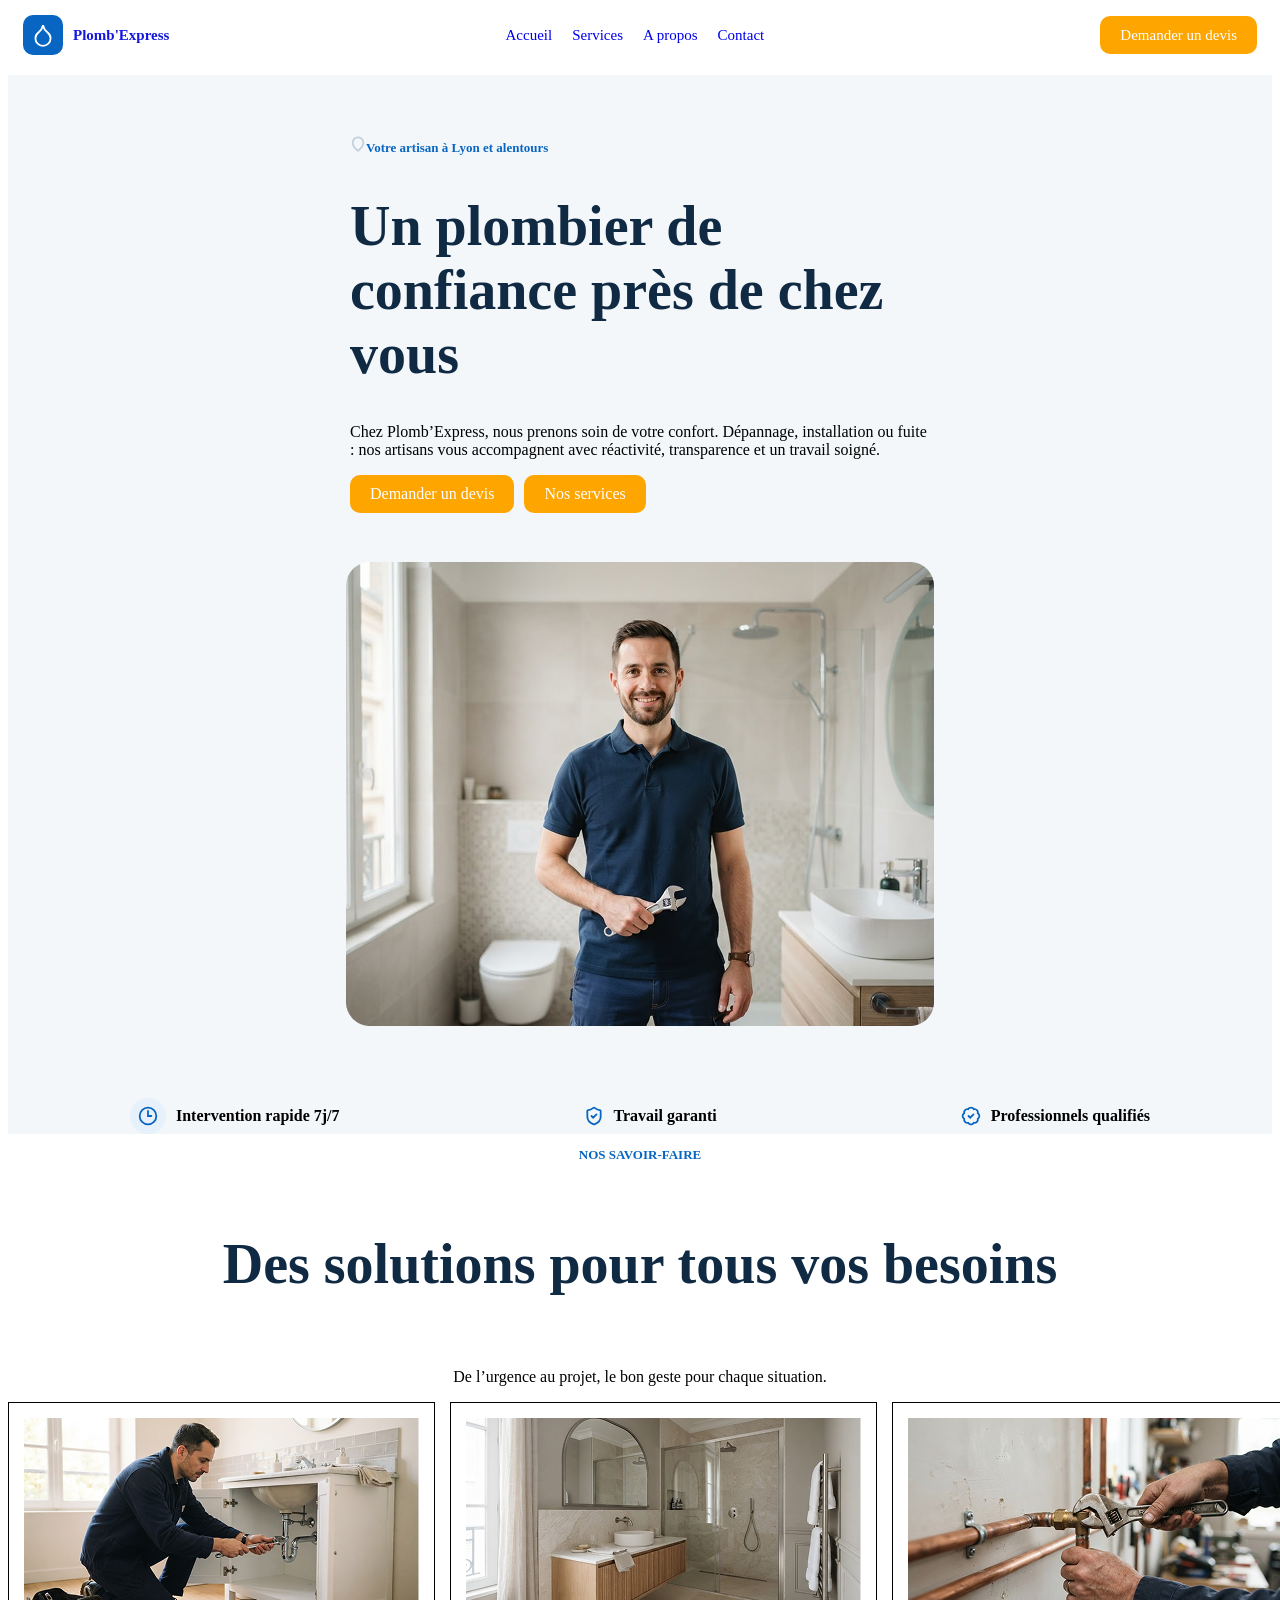
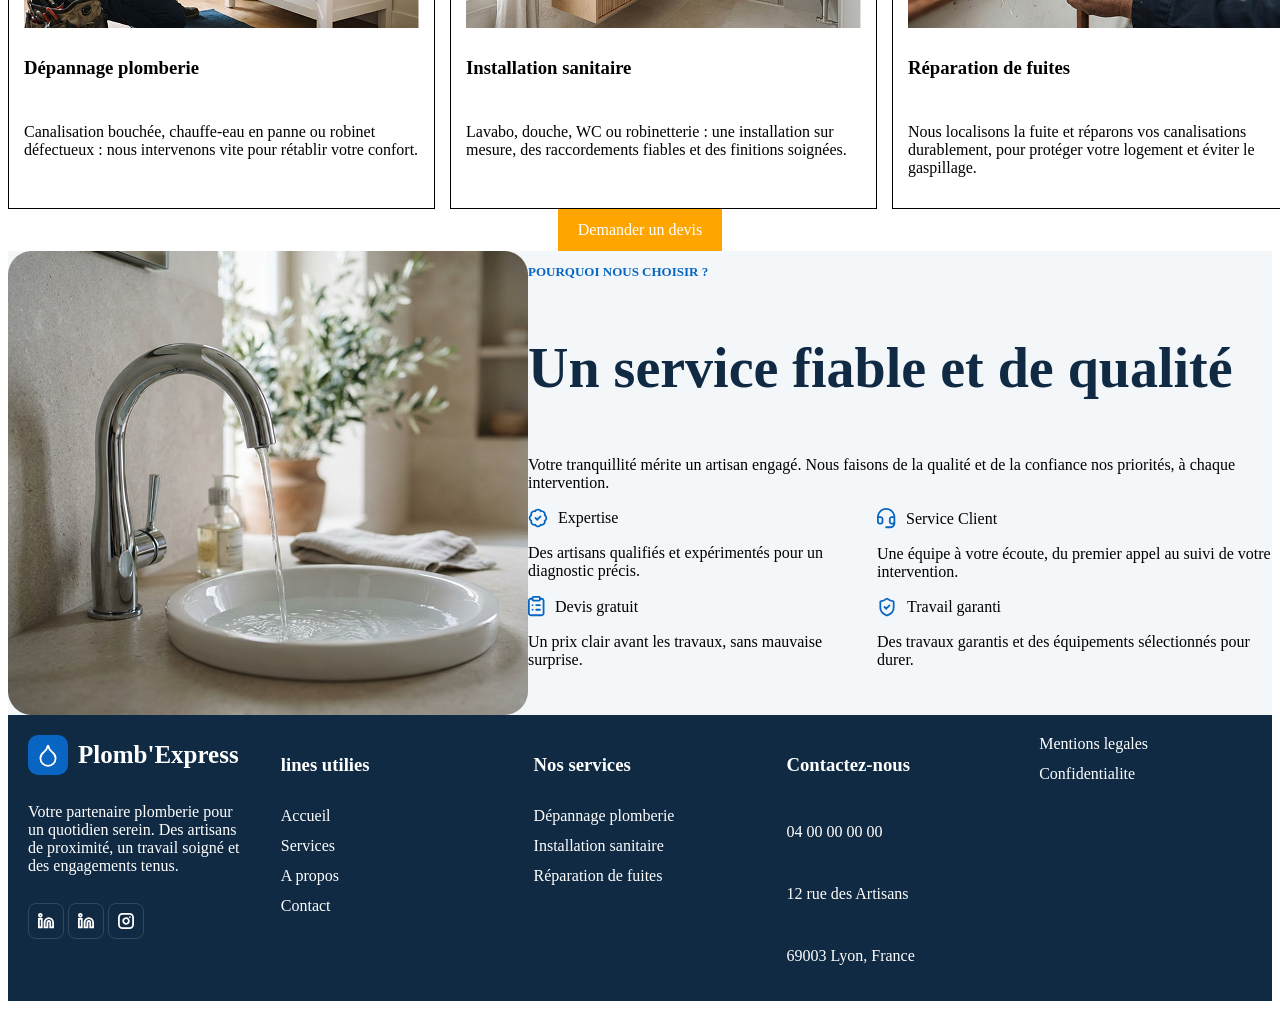
<file: index.html>
<!DOCTYPE html>
<html lang="en">
<head>
    <meta charset="UTF-8">
    <meta name="viewport" content="width=device-width, initial-scale=1.0">
    <title>Plomb express</title>
    <link rel="stylesheet" href="css/style.css">
</head>
<body>
    <!-- NAV BAR--------------------------------------------------------->
    <nav class="nav-bar">
        <div class="main-logo">
            <a class="main-logo" href="index.html"><img src="assets/logo/Emblème.svg">Plomb'Express</a>
            
        </div>
        <div class="nav-menu">
            <a href="index.html">Accueil</a>
            <a href="Services.html">Services</a>
            <a href="apropos.html">A propos</a>
            <a href="Contact.html">Contact</a>
        </div>

        <div class="nav-button">
            <a href="#">Demander un devis</a>
        </div>
    </nav>
<!------------------------HERO------------------------------->
<hero >
    <div class="hero-body">
        <div class="hero-content">
                    <div class="content">
                        <p class="small-text"><img src="assets/symboles/map-pin.svg">Votre artisan à Lyon et alentours</p>
                    <h1 class="h-text">Un plombier de confiance près de  chez vous</h1>
                    <p> Chez Plomb’Express, nous prenons soin de votre confort. Dépannage, installation ou fuite : nos artisans vous accompagnent avec réactivité, transparence et un travail soigné. </p>
                        <div class="buttonn">
                        <div class="nav-button"><a href="Contact.html">Demander un devis</a></div>
                        <div class="nav-button"><a href="Services.html">Nos services</a></div>
                        </div>
                    </div>
        <a><img src="assets/image/Portrait-du-plombier.png"></a>
        </div>
<!----------------------------engagement----------------------------------->
        <div class="engagement">
           <a><img src="assets/symboles/Symbole.svg">Intervention rapide 7j/7</a>
           <a><img src="assets/symboles/shield-check.svg">Travail garanti</a>
           <a><img src="assets/symboles/badge-check.svg">Professionnels qualifiés</a>
        </div>
    </div>
</hero>
    

<!---------------------------------Services-------------------------------->
<div class="services-hero">

    <div class="services-text">
        <p class="small-text">NOS SAVOIR-FAIRE</p>
        <p class="h-text">Des solutions pour tous vos besoins</p>
        <p>De l’urgence au projet, le bon geste pour chaque situation.</p>
    </div>

    <div class="list-service">
            <div class="service-a">
                <Img src="assets/image/Photo-du-service.png" alt="depannage plomberie">
                    <h3>Dépannage plomberie</h3>
                    <p>Canalisation bouchée, chauffe-eau en panne ou robinet défectueux : nous intervenons vite pour rétablir votre confort.</p>
            </div>

            <div class="service-a">
                <img src="assets/image/3.png" alt="installlation sanitaire">
                <h3>Installation sanitaire</h3>
                <p>Lavabo, douche, WC ou robinetterie : une installation sur mesure, des raccordements fiables et des finitions soignées.</p>
            </div>

            <div class="service-a">
                <img src="assets/image/Photo-du-service2.png" alt="preparation de fuites">
                <h3>Réparation de fuites</h3>
                <p>Nous localisons la fuite et réparons vos canalisations durablement, pour protéger votre logement et éviter le gaspillage.</p>
            </div>
    </div>  
        <div class="service-button">
            <a href="#">Demander un devis</a>
        </div>       
<!--------------------------------------------------------------------------------->   
</div>
                <div class="cont-b">
                    <img class="image-style" src="assets/image/Robinet-moderne.png">
                    <div>
                        <p class="small-text">POURQUOI NOUS CHOISIR ?</p>
                        <h3 class="h-text">Un service fiable et de qualité</h3>
                        <p>Votre tranquillité mérite un artisan engagé. Nous faisons de la qualité et de la confiance nos priorités, à chaque intervention.</p>


                                <div class="aventage">
                                    <div>
                                        <a><img src="assets/symboles/badge-check.svg">  Expertise</a>
                                        <p>Des artisans qualifiés et expérimentés pour un diagnostic précis.</p>
                                        <a><img src="assets/symboles/Vector.svg">  Devis gratuit</a>
                                        <p>Un prix clair avant les travaux, sans mauvaise surprise.</p>
                               
                                    </div>
                                         <div>
                                                    <a><img src="assets/symboles/service-client.svg">  Service Client</a>
                                                    <p>Une équipe à votre écoute, du premier appel au suivi de votre intervention.</p>
                                                    <a><img src="assets/symboles/shield-check.svg">  Travail garanti</a>
                                                    <p>Des travaux garantis et des équipements sélectionnés pour durer.</p>
                                        </div>
                                    

                                </div>
                    </div>
                </div>
<!--------------------------------footer--------------------------------------------->
        <footer class="footer">
            <!-------------------logo------------------------>
            <div class="general-colomn">
                <div class="main-logo">
                    <a class="main-logo" href="index.html"><img src="assets/logo/Emblème.svg">Plomb'Express</a>
            
                </div>
                <p class="color-p">Votre partenaire plomberie pour un quotidien serein. Des artisans de proximité, un travail soigné et des engagements tenus.</p>
                <div class="social-media">
                    <a><img src="assets/symboles/Lien-social.svg"></a>
                    <a><img src="assets/symboles/Lien-social.svg"></a>
                    <a><img src="assets/symboles/Lien-social-insta.svg"></a>
                </div>
            </div>
            <!----------------------------------------------------------->
                <div class="general-colomn">
                  <h3>lines utilies</h3>  
            <a href="index.html">Accueil</a>
            <a href="Services.html">Services</a>
            <a href="apropos.html">A propos</a>
            <a href="Contact.html">Contact</a>
        
                </div>

                <!----------------------------------->
                <div class="general-colomn">
                    <h3>Nos services</h3>
        <a href="Services.html">Dépannage plomberie</a>
        <a href="Services.html">Installation sanitaire</a>
        <a href="Services.html">Réparation de fuites</a>
                </div>
                <!------------------------------------------->
                <div class="general-colomn">
                    <h3>Contactez-nous</h3>
                    <p>04 00 00 00 00</p>
                    <p>12 rue des Artisans</p>
                    <p>69003 Lyon, France</p>
                </div>
                <!------------------------------------------>
                <div class="general-colomn">
                    <a href="#">Mentions legales</a>
                    <a href="#">Confidentialite</a>
                </div>
        </footer>
</body>
</html>
</file>
<file: css/style.css>
.nav-bar{
    display: flex;
    align-items: center;
    justify-content: space-between;
    a {
        text-decoration: none;
        font-size: 15px;
    }
    margin: 15px;
}

.main-logo{
    display:flex;
    align-items: center;
    font-weight: bold;
    font-size: 25px;
    color: rgb(20, 24, 223);
    gap: 10px;
}

.nav-menu{
    display:flex;
    gap: 20px
}

.nav-button {
    background-color: orange;
    color: white;
    padding: 10px 20px;
    border-radius: 10px;
    a{
        color: white;
    }
}
/*text configuration*/
.small-text{
    color: #0866C2;
    font-size: 13px;
    font-weight: bold;
}
.h-text{
    color: #102A43;
    font-size: 56px;
    font-weight: bold;
}

/*-----------------HERO-------------------------------*/

.hero-content{
    display:flex;
    flex-wrap:wrap;
    gap: 20px;
    justify-content:space-around;
    padding: 48px;
    margin: 20px;
}
 .content{
    width: 580px;
    height: 419px;
    
 }
.buttonn{

    display:flex;
    flex-wrap:wrap;
    gap: 10px;
    a{
        text-decoration:none;
    }
}

.hero-body{
 background-color:#F3F7FA;
}
/*-------------------engagement--------------------------------*/
.engagement{
    display: flex;
    justify-content: space-around;
    flex-basis: auto;
    a{
        display:flex;
        gap: 10px;
        font-weight: bold;
        align-items: center;
    }
}

.services-text{
    display:flex;
    flex-direction: column;
    align-items:center;
}



/*-------------------------service----------------------------*/

.list-service{
    display:flex;
    justify-content: space-between;
    gap: 15px;
}

.service-a{
    display:flex;
    padding: 15px;
    flex-direction: column;
    gap: 10px;
    border: 1px solid;
}

.service-button{
    display: flex;
    justify-content: center;
    a {
    text-decoration:none;
    background-color: orange;
    padding: 12px 20px;
    color: white;
}
}

/*---------------------------------------------------*/
.cont-b{
    display:flex;
    justify-content: space-around;
    background-color: #F3F7FA;
}

.aventage{
    display: flex;
    align-items:center;
    gap: 10px;
    a{
        display:flex;
        align-items: center;
        gap: 10px;
    }
}


.image-style{
    display:flex;
    align-items: center;
    height: 464px;
    width: 520px;
}


/*--------------------------------------footer-----------------------------------------*/
.footer{
    display:flex;
    justify-content:space-between;
    gap: 40px;
    padding: 20px;
    background-color: #102A43;
}
.general-colomn{
    display: flex;
    flex-direction: column;
    align-items: flex-start;
    gap: 12px;
    flex: 1;
}


.general-colomn a, .general-colomn{
    color: white;
    text-decoration: none;
}
</file>
